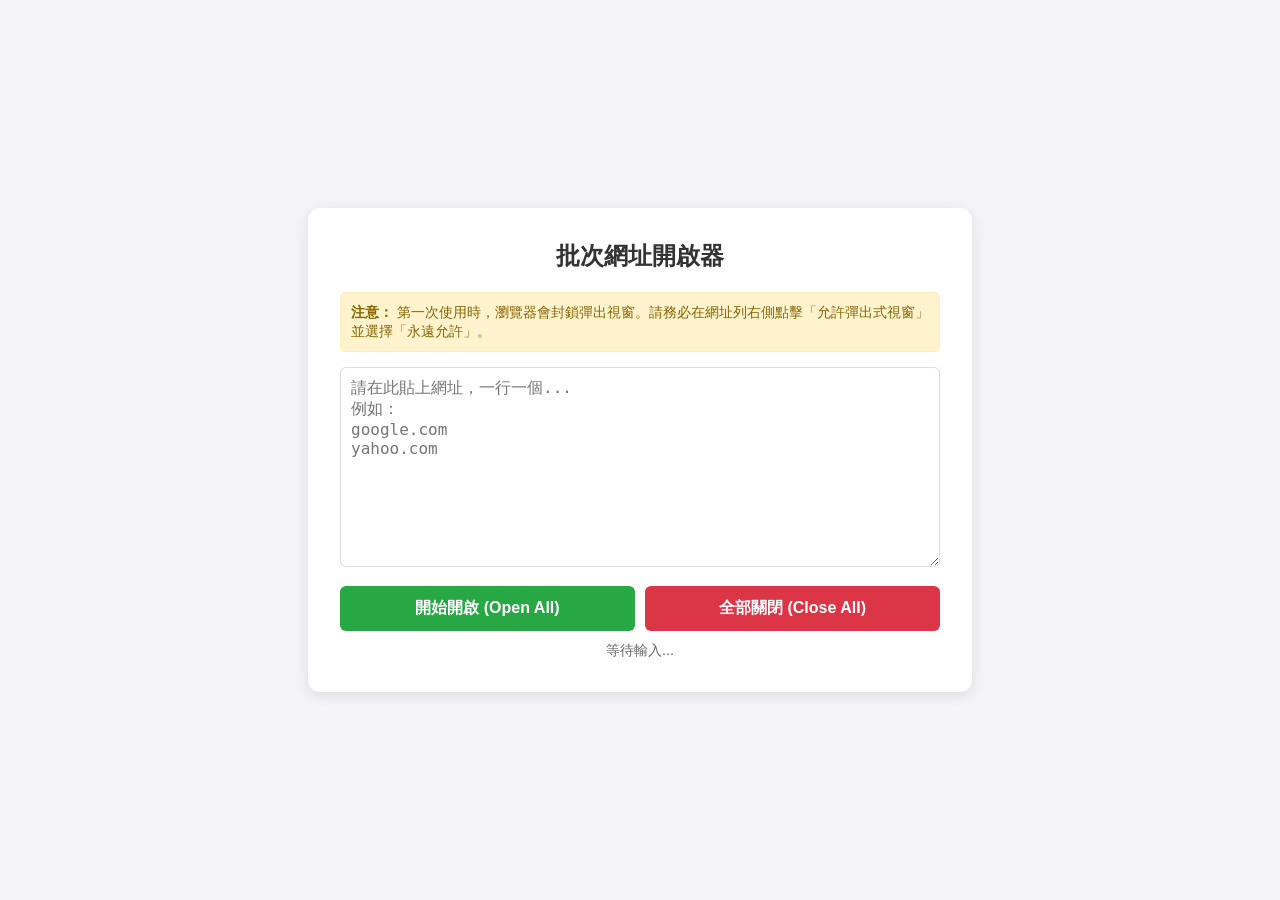
<file: index.html>
<!DOCTYPE html>
<html lang="zh-TW">
<head>
    <meta charset="UTF-8">
    <meta name="viewport" content="width=device-width, initial-scale=1.0">
    <title>批次網址開啟器</title>
    <style>
        body {
            font-family: 'Segoe UI', Tahoma, Geneva, Verdana, sans-serif;
            background-color: #f4f4f9;
            display: flex;
            justify-content: center;
            align-items: center;
            min-height: 100vh;
            margin: 0;
        }
        .container {
            background: white;
            padding: 2rem;
            border-radius: 12px;
            box-shadow: 0 4px 15px rgba(0,0,0,0.1);
            width: 90%;
            max-width: 600px;
        }
        h2 {
            margin-top: 0;
            color: #333;
            text-align: center;
        }
        .note {
            background-color: #fff3cd;
            color: #856404;
            padding: 10px;
            border-radius: 5px;
            font-size: 0.9rem;
            margin-bottom: 15px;
            border: 1px solid #ffeeba;
        }
        textarea {
            width: 100%;
            height: 200px;
            padding: 10px;
            border: 1px solid #ddd;
            border-radius: 6px;
            font-size: 1rem;
            resize: vertical;
            box-sizing: border-box; /* 確保 padding 不會撐開寬度 */
        }
        .controls {
            display: flex;
            gap: 10px;
            margin-top: 15px;
        }
        button {
            flex: 1;
            padding: 12px;
            border: none;
            border-radius: 6px;
            cursor: pointer;
            font-size: 1rem;
            font-weight: bold;
            transition: background 0.2s;
        }
        .btn-open {
            background-color: #28a745;
            color: white;
        }
        .btn-open:hover { background-color: #218838; }
        
        .btn-close {
            background-color: #dc3545;
            color: white;
        }
        .btn-close:hover { background-color: #c82333; }

        .status {
            margin-top: 10px;
            font-size: 0.9rem;
            color: #666;
            text-align: center;
        }
    </style>
</head>
<body>

<div class="container">
    <h2>批次網址開啟器</h2>
    
    <div class="note">
        <strong>注意：</strong> 第一次使用時，瀏覽器會封鎖彈出視窗。請務必在網址列右側點擊「允許彈出式視窗」並選擇「永遠允許」。
    </div>

    <textarea id="urlInput" placeholder="請在此貼上網址，一行一個...&#10;例如：&#10;google.com&#10;yahoo.com"></textarea>
    
    <div class="controls">
        <button class="btn-open" onclick="openAllUrls()">開始開啟 (Open All)</button>
        <button class="btn-close" onclick="closeAllUrls()">全部關閉 (Close All)</button>
    </div>
    <div class="status" id="statusMsg">等待輸入...</div>
</div>

<script>
    // 用來儲存已開啟視窗的陣列
    let openedWindows = [];

    function openAllUrls() {
        const input = document.getElementById('urlInput').value;
        const statusMsg = document.getElementById('statusMsg');
        
        // 將輸入內容依據換行符號分割，並過濾掉空白行
        const urls = input.split('\n').map(u => u.trim()).filter(u => u.length > 0);

        if (urls.length === 0) {
            alert("請先輸入網址！");
            return;
        }

        // 重置陣列（如果您希望保留上次開啟的紀錄，可以把這行拿掉，但建議重置以免混亂）
        openedWindows = []; 

        let count = 0;
        urls.forEach((url) => {
            // 檢查網址是否包含 http/https，沒有的話自動補上 https://
            let finalUrl = url;
            if (!/^https?:\/\//i.test(url)) {
                finalUrl = 'https://' + url;
            }

            // 開啟新視窗
            const newWin = window.open(finalUrl, '_blank');

            // 檢查是否成功開啟 (如果是 null 代表被攔截)
            if (newWin) {
                openedWindows.push(newWin);
                count++;
            } else {
                console.warn("無法開啟視窗，可能被攔截: " + finalUrl);
            }
        });

        if (count === 0) {
            statusMsg.textContent = "所有視窗都被瀏覽器封鎖了，請允許彈出視窗。";
            statusMsg.style.color = "red";
        } else {
            statusMsg.textContent = `已嘗試開啟 ${count} 個網站。`;
            statusMsg.style.color = "#28a745";
        }
    }

    function closeAllUrls() {
        const statusMsg = document.getElementById('statusMsg');
        let closedCount = 0;

        if (openedWindows.length === 0) {
            statusMsg.textContent = "目前沒有由程式開啟的視窗可供關閉。";
            statusMsg.style.color = "#666";
            return;
        }

        // 遍歷陣列並關閉視窗
        openedWindows.forEach(win => {
            // 檢查視窗物件是否存在且未被手動關閉
            if (win && !win.closed) {
                win.close();
                closedCount++;
            }
        });

        // 清空陣列
        openedWindows = [];
        
        statusMsg.textContent = `已關閉 ${closedCount} 個視窗。`;
        statusMsg.style.color = "#dc3545";
    }
</script>

</body>
</html>
</file>
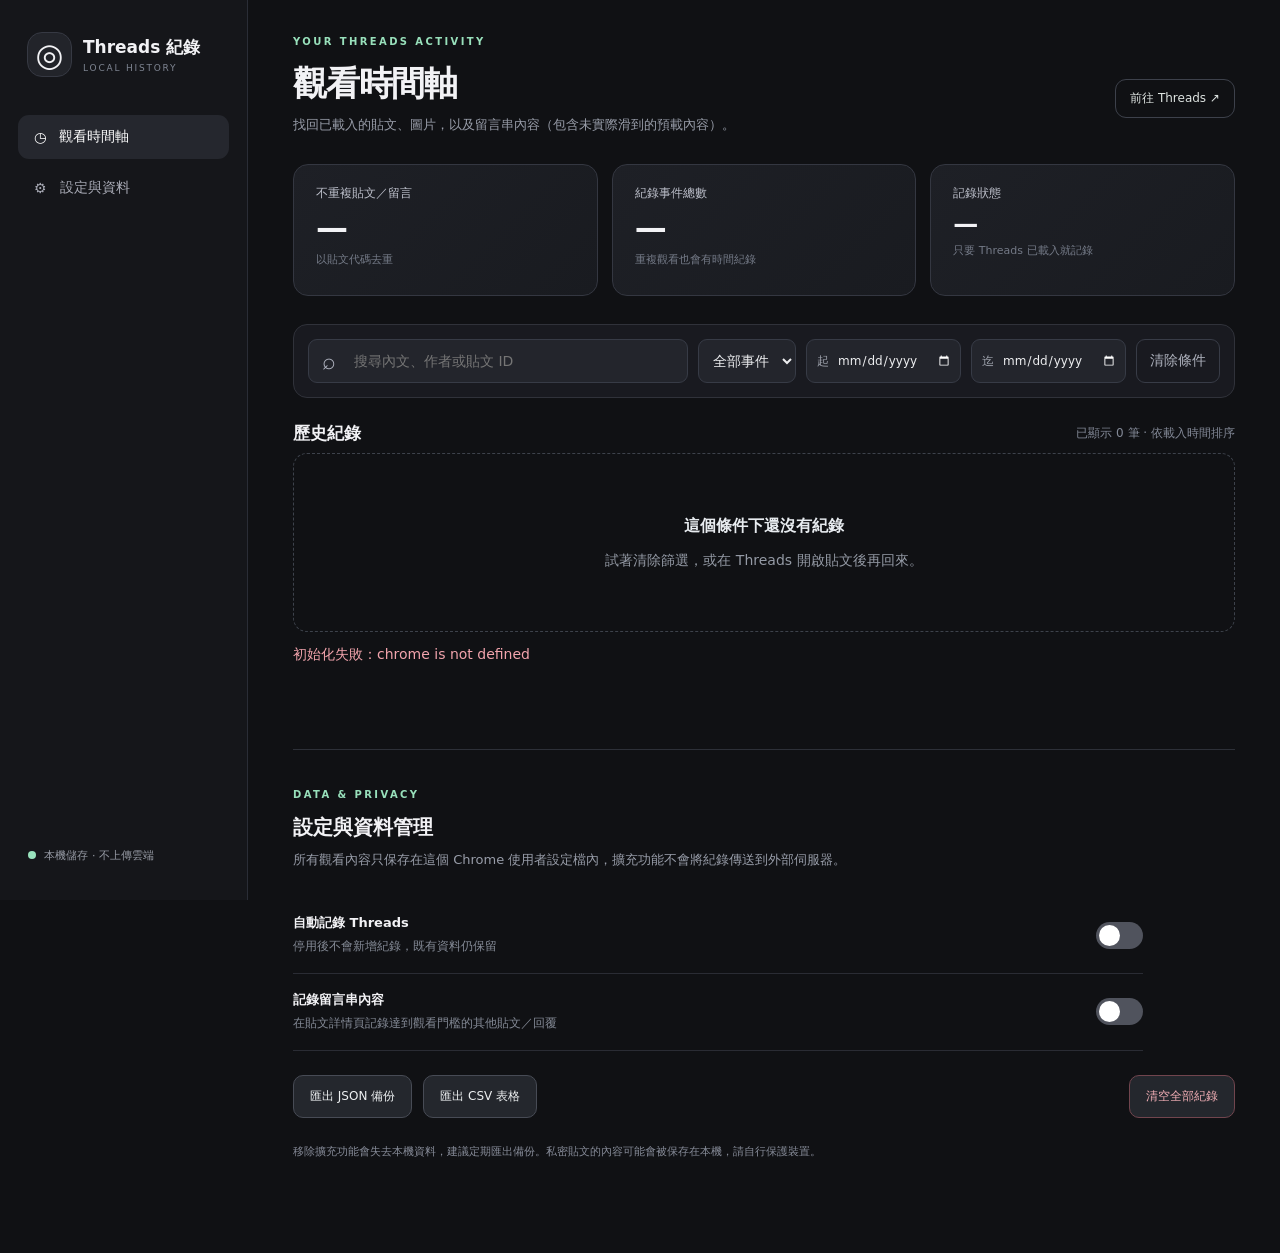
<file: threads-history-extension/dashboard.html>
<!doctype html>
<html lang="zh-Hant">
<head>
  <meta charset="utf-8">
  <meta name="viewport" content="width=device-width, initial-scale=1">
  <title>Threads 觀看紀錄 · 時間軸</title>
  <link rel="stylesheet" href="dashboard.css">
</head>
<body>
  <aside class="sidebar">
    <div class="logo"><span class="mark">◎</span><div><b>Threads 紀錄</b><small>LOCAL HISTORY</small></div></div>
    <nav><a href="#timeline" class="nav-current">◷ <span>觀看時間軸</span></a><a href="#settings">⚙ <span>設定與資料</span></a></nav>
    <div class="side-bottom"><span class="safe-point"></span> 本機儲存 · 不上傳雲端</div>
  </aside>
  <main>
    <section id="timeline" class="panel">
      <div class="eyebrow">YOUR THREADS ACTIVITY</div>
      <div class="heading-row"><div><h1>觀看時間軸</h1><p class="subline">找回已載入的貼文、圖片，以及留言串內容（包含未實際滑到的預載內容）。</p></div><a class="external" href="https://www.threads.com/" target="_blank" rel="noopener noreferrer">前往 Threads ↗</a></div>
      <div class="stat-grid">
        <div class="stat"><span>不重複貼文／留言</span><strong id="stat-posts">—</strong><small>以貼文代碼去重</small></div>
        <div class="stat"><span>紀錄事件總數</span><strong id="stat-events">—</strong><small>重複觀看也會有時間紀錄</small></div>
        <div class="stat"><span>記錄狀態</span><strong id="stat-status" class="state">—</strong><small>只要 Threads 已載入就記錄</small></div>
      </div>
      <div class="tools">
        <label class="search"><span>⌕</span><input type="search" id="search" placeholder="搜尋內文、作者或貼文 ID" autocomplete="off"></label>
        <select id="kind" aria-label="紀錄類型"><option value="">全部事件</option><option value="view">觀看貼文</option><option value="reply">看過留言</option><option value="open">打開貼文</option></select>
        <label class="date">起 <input id="date-from" type="date" aria-label="起始日期"></label>
        <label class="date">迄 <input id="date-to" type="date" aria-label="結束日期"></label>
        <button type="button" id="reset" class="ghost">清除條件</button>
      </div>
      <div class="list-header"><h2>歷史紀錄</h2><span id="result-hint">依觀看時間排序，最新在前</span></div>
      <div id="records" class="records" aria-live="polite"></div>
      <button id="more" class="more" type="button" hidden>載入更多紀錄 ↓</button>
      <p id="read-error" class="error" role="alert"></p>
    </section>
    <section class="panel settings" id="settings">
      <div class="eyebrow">DATA & PRIVACY</div>
      <h2>設定與資料管理</h2>
      <p class="subline">所有觀看內容只保存在這個 Chrome 使用者設定檔內，擴充功能不會將紀錄傳送到外部伺服器。</p>
      <div class="setting-line"><div><b>自動記錄 Threads</b><small>停用後不會新增紀錄，既有資料仍保留</small></div><label class="toggle"><input id="recording" type="checkbox"><span></span></label></div>
      <div class="setting-line"><div><b>記錄留言串內容</b><small>在貼文詳情頁記錄達到觀看門檻的其他貼文／回覆</small></div><label class="toggle"><input id="replies" type="checkbox"><span></span></label></div>
      
      
      <div class="export-actions"><button id="export-json" class="btn">匯出 JSON 備份</button><button id="export-csv" class="btn">匯出 CSV 表格</button><button id="delete-all" class="danger">清空全部紀錄</button></div>
      <p class="footnote">移除擴充功能會失去本機資料，建議定期匯出備份。私密貼文的內容可能會被保存在本機，請自行保護裝置。</p>
      <p id="settings-message" role="status"></p>
    </section>
  </main>
  <div id="detail-backdrop" class="backdrop" hidden>
    <div class="dialog" role="dialog" aria-modal="true" aria-labelledby="detail-title">
      <div class="dialog-heading"><h2 id="detail-title">貼文觀看紀錄</h2><button id="close-detail" aria-label="關閉">✕</button></div>
      <div id="detail-body"></div>
    </div>
  </div>
  <script src="db.js"></script>
  <script src="dashboard.js"></script>
</body>
</html>
</file>
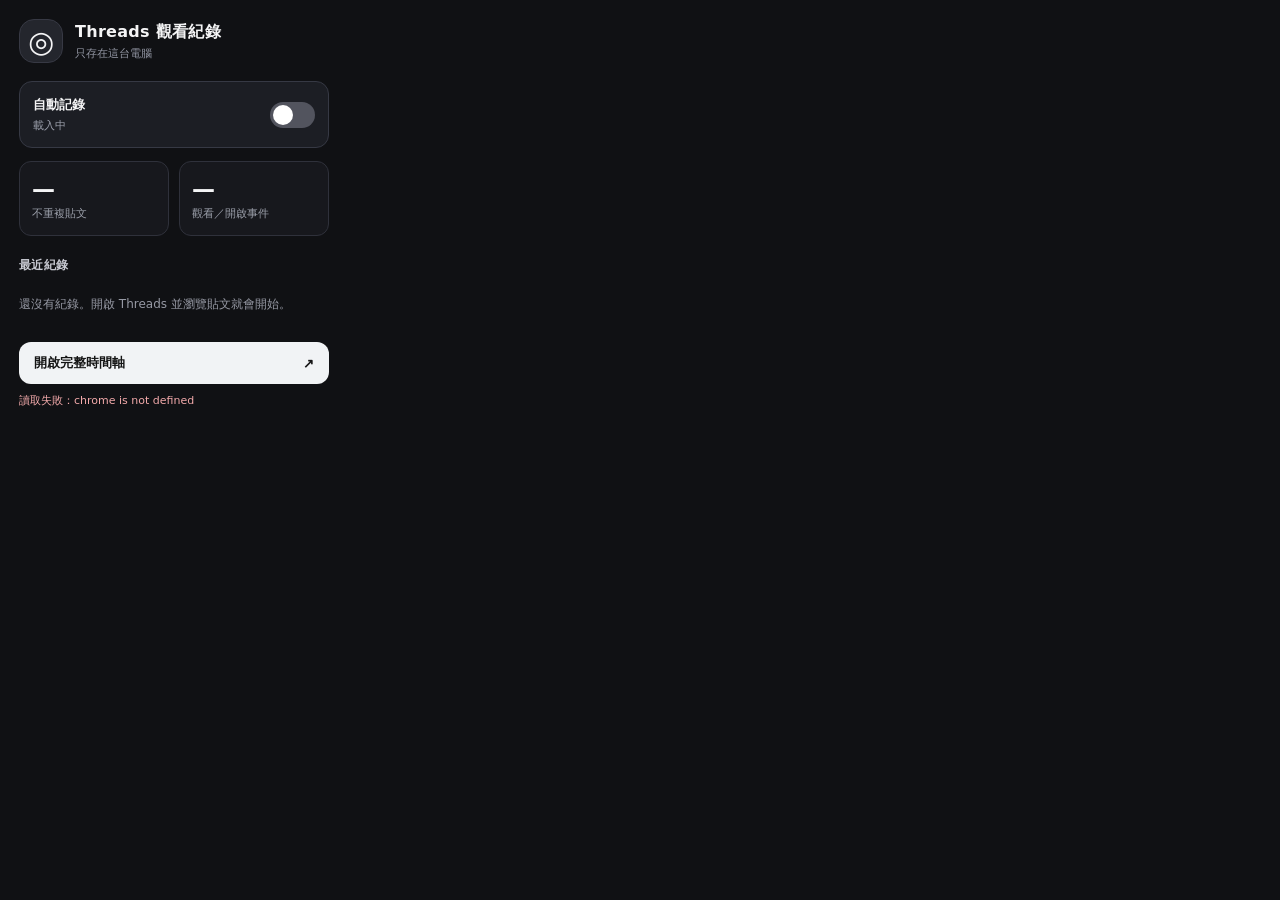
<file: threads-history-extension/popup.html>
<!doctype html>
<html lang="zh-Hant">
<head>
  <meta charset="utf-8">
  <meta name="viewport" content="width=device-width, initial-scale=1">
  <title>Threads 觀看紀錄</title>
  <link rel="stylesheet" href="popup.css">
</head>
<body>
  <main>
    <header class="heading">
      <span class="brand">◎</span>
      <div><h1>Threads 觀看紀錄</h1><p>只存在這台電腦</p></div>
    </header>
    <section class="toggle-row">
      <div><strong>自動記錄</strong><small id="status">載入中</small></div>
      <label class="switch" aria-label="啟用自動記錄"><input id="enabled" type="checkbox"><span></span></label>
    </section>
    <div class="stats">
      <div><b id="post-count">—</b><span>不重複貼文</span></div>
      <div><b id="event-count">—</b><span>觀看／開啟事件</span></div>
    </div>
    <div class="section-heading">最近紀錄</div>
    <div id="latest" class="latest"><p class="empty">還沒有紀錄。開啟 Threads 並瀏覽貼文就會開始。</p></div>
    <button id="dashboard" class="primary">開啟完整時間軸 <span>↗</span></button>
    <p id="error" role="status"></p>
  </main>
  <script src="db.js"></script>
  <script src="popup.js"></script>
</body>
</html>
</file>
<file: threads-history-extension/dashboard.css>
:root{color-scheme:dark;font-family:Inter,"Noto Sans TC","Microsoft JhengHei",system-ui,sans-serif}*{box-sizing:border-box}html{scroll-behavior:smooth}body{margin:0;background:#101114;color:#f2f2f5;font-size:14px}button,input,select{font:inherit}button{cursor:pointer}.sidebar{position:fixed;inset:0 auto 0 0;width:248px;background:#15161a;border-right:1px solid #2a2d36;padding:27px 18px;display:flex;flex-direction:column;z-index:3}.logo{display:flex;align-items:center;gap:11px;padding:5px 9px 38px}.mark{display:grid;place-items:center;border:1px solid #363943;border-radius:15px;background:#22242a;width:45px;height:45px;font-size:32px}.logo b{display:block;font-size:17px}.logo small{display:block;margin-top:4px;color:#7f8592;letter-spacing:1.8px;font-size:9px}.sidebar nav{display:grid;gap:7px}.sidebar nav a{padding:13px 16px;text-decoration:none;color:#a9abb6;display:flex;gap:13px;border-radius:11px;align-items:center}.sidebar nav a:hover,.sidebar nav .nav-current{background:#25272e;color:white}.side-bottom{margin-top:auto;padding:10px;color:#979ba5;font-size:11px}.safe-point{display:inline-block;width:8px;height:8px;background:#98e2bd;border-radius:50%;margin-right:5px}main{max-width:1410px;padding:36px 45px 80px;margin-left:248px}.panel{scroll-margin-top:32px}.eyebrow{font-size:10px;letter-spacing:2.4px;color:#98e0bb;font-weight:760;margin:0 0 14px}.heading-row{display:flex;align-items:center;justify-content:space-between;gap:20px}h1{font-size:34px;letter-spacing:-1.2px;margin:0 0 7px}h2{font-size:20px;margin:0}.subline{margin:0;color:#989da9;font-size:13px;line-height:1.7}.external{color:#dfe5e2;border:1px solid #3d414b;border-radius:11px;text-decoration:none;padding:10px 14px;font-size:12px;white-space:nowrap}.external:hover{border-color:#b7bfc3}.stat-grid{display:grid;grid-template-columns:repeat(3,minmax(0,1fr));gap:14px;margin:28px 0}.stat{background:linear-gradient(135deg,#1e2026,#191b20);border:1px solid #343741;border-radius:15px;padding:20px 22px;min-height:132px}.stat span{display:block;font-size:12px;color:#bdc0cb}.stat strong{display:block;font-size:32px;margin:7px 0 3px;letter-spacing:-1px}.stat strong.state{font-size:25px}.stat small{color:#747a87;font-size:11px}.tools{display:flex;flex-wrap:wrap;gap:10px;background:#191a20;border:1px solid #30323a;border-radius:14px;padding:14px;margin:22px 0 24px}.tools input,.tools select,.setting-line select{background:#23252c;border:1px solid #373b46;color:#edeef0;border-radius:9px;padding:10px 10px;min-height:42px;outline:0}.tools input:focus,.tools select:focus{border-color:#93dab8}.tools .search{display:flex;align-items:center;gap:8px;flex:1;min-width:225px;border-radius:9px;background:#23252c;padding-left:13px;border:1px solid #373b46;color:#b0b4c0}.search span{font-size:23px}.search input{flex:1;width:100%;border:0;background:transparent}.date{display:flex;gap:8px;align-items:center;border:1px solid #373b46;background:#23252c;padding-left:10px;border-radius:9px;color:#9ea2ac;font-size:12px}.date input{border:0;background:transparent;padding:8px 8px 8px 0;min-height:40px}.ghost{background:transparent;color:#aeb2bd;border:1px solid #383c47;border-radius:9px;padding:0 13px}.ghost:hover{background:#282b33}.list-header{display:flex;justify-content:space-between;align-items:center;margin:0 0 8px}.list-header h2{font-size:17px}.list-header span{font-size:12px;color:#838997}.day-heading{font-size:12px;color:#a5abb5;letter-spacing:.5px;margin:26px 0 11px;display:flex;align-items:center;gap:10px}.day-heading:after{content:"";height:1px;background:#282b33;flex:1}.record{display:flex;gap:17px;padding:20px 17px 18px 13px;background:#191a1f;border:1px solid #30323b;border-radius:14px;margin:0 0 10px;transition:border .2s}.record:hover{border-color:#51565f}.record-time{flex-shrink:0;text-align:right;width:64px;padding-top:3px;font-size:13px;color:#b6b9c3;font-weight:690}.record-time small{display:block;font-size:10px;font-weight:400;color:#797f8c;margin-top:6px}.record-line{width:4px;border-radius:6px;background:#8ed8b4;flex-shrink:0}.record-line.reply{background:#b39efb}.record-line.open{background:#e7ba7f}.record-body{flex:1;min-width:0}.record-top{display:flex;gap:8px;align-items:center;flex-wrap:wrap}.user{font-weight:740;font-size:13px}.pill{font-size:10px;border:1px solid #434751;padding:4px 8px;border-radius:20px;color:#bfc5c8}.pill.reply{border-color:#56497c;color:#c4b4ff}.pill.open{border-color:#765c3e;color:#f0c790}.record-excerpt{white-space:pre-wrap;overflow-wrap:anywhere;line-height:1.65;color:#d4d6de;font-size:13px;margin:10px 0 11px;display:-webkit-box;-webkit-line-clamp:4;-webkit-box-orient:vertical;overflow:hidden}.record-actions{display:flex;align-items:center;flex-wrap:wrap;gap:15px}.record-actions a,.record-actions button{color:#9de3c0;text-decoration:none;font-size:12px;background:transparent;border:none;padding:0}.record-actions .subtle{color:#999eab}.record-actions button:hover,.record-actions a:hover{text-decoration:underline}.empty-view{border:1px dashed #3d424b;border-radius:14px;padding:58px 20px;text-align:center;color:#949aa5;line-height:1.8}.empty-view strong{color:#e8ecf0;display:block;margin-bottom:7px;font-size:16px}.more{display:block;margin:20px auto;border:1px solid #424651;background:#252831;color:#e5e6e9;border-radius:10px;padding:12px 32px}.more[hidden]{display:none}.error{color:#f2a4ad}.settings{border-top:1px solid #2d3038;margin-top:85px;padding-top:39px}.settings h2{margin-bottom:8px}.settings>.subline{margin-bottom:26px}.setting-line{display:flex;justify-content:space-between;align-items:center;gap:24px;max-width:850px;padding:17px 0;border-bottom:1px solid #2a2c34}.setting-line b{font-size:13px}.setting-line small{display:block;margin-top:5px;color:#848a96;line-height:1.6}.toggle{position:relative;width:47px;height:27px;flex-shrink:0}.toggle input{position:absolute;inset:0;width:100%;height:100%;opacity:0;z-index:1;cursor:pointer}.toggle span{position:absolute;inset:0;background:#50535d;border-radius:30px}.toggle span:after{content:"";background:#fff;width:21px;height:21px;position:absolute;top:3px;left:3px;border-radius:50%;transition:transform .15s}.toggle input:checked+span{background:#8cdab2}.toggle input:checked+span:after{transform:translateX(20px)}.export-actions{display:flex;gap:11px;flex-wrap:wrap;margin:24px 0}.btn,.danger{background:#24272d;color:#eef1f2;border:1px solid #474b55;border-radius:10px;padding:12px 16px;font-size:12px}.btn:hover{background:#333840}.danger{border-color:#71454e;color:#f0adb4;margin-left:auto}.danger:hover{background:#432c34}.footnote{font-size:11px;color:#868b98;line-height:1.8;max-width:760px}#settings-message{font-size:12px;color:#95dab8}.backdrop{position:fixed;inset:0;background:rgba(0,0,0,.74);z-index:9;display:grid;place-items:center;padding:15px}.backdrop[hidden]{display:none}.dialog{width:min(560px,95vw);max-height:84vh;overflow:auto;padding:25px;border:1px solid #454851;background:#202127;border-radius:18px;box-shadow:0 20px 70px #0008}.dialog-heading{display:flex;justify-content:space-between;align-items:center;gap:20px;margin-bottom:16px}.dialog-heading h2{font-size:19px}.dialog-heading button{border:0;background:#383b43;color:white;border-radius:8px;width:32px;height:32px}.dialog-meta{font-size:12px;color:#aeb3bd}.dialog-text{white-space:pre-wrap;overflow-wrap:anywhere;line-height:1.7;color:#e4e5ea}.dialog-event{padding:13px 0;border-top:1px solid #383b43;font-size:12px;color:#c4c8d1}@media(max-width:980px){.sidebar{width:72px;padding:20px 12px}.logo{padding:5px 0 30px}.logo>div,.sidebar nav span,.side-bottom{display:none}.sidebar nav a{justify-content:center;padding:13px 0}main{margin-left:72px;padding:30px 24px}}@media(max-width:650px){.sidebar{display:none}main{margin-left:0;padding:25px 15px}.stat-grid{grid-template-columns:1fr;gap:9px}.stat{min-height:100px}.heading-row{align-items:flex-start}.external{display:none}.record{gap:10px;padding:15px 10px}.record-time{width:51px}.tools{padding:10px}.tools .search{min-width:100%}.setting-line{align-items:flex-start}.danger{margin-left:0}}
</file>
<file: threads-history-extension/popup.css>
:root{color-scheme:dark;font-family:Inter,"Noto Sans TC","Microsoft JhengHei",system-ui,sans-serif}
*{box-sizing:border-box}body{margin:0;width:348px;background:#101114;color:#f4f4f5}main{padding:19px}.heading{display:flex;gap:12px;align-items:center;margin-bottom:18px}.brand{display:grid;place-items:center;width:44px;height:44px;background:#24262d;border:1px solid #373944;border-radius:15px;font-size:30px}.heading h1{font-size:16px;margin:0 0 3px;font-weight:760;letter-spacing:.3px}.heading p{font-size:11px;color:#9397a4;margin:0}.toggle-row{display:flex;justify-content:space-between;align-items:center;padding:14px 13px;border:1px solid #363944;border-radius:13px;background:#1c1e24}.toggle-row strong{display:block;font-size:13px;margin-bottom:4px}.toggle-row small{display:block;font-size:11px;color:#9ca0ac}.switch{position:relative;display:inline-block;width:45px;height:26px}.switch input{opacity:0;position:absolute;width:100%;height:100%;cursor:pointer;z-index:1}.switch span{position:absolute;inset:0;border-radius:30px;background:#52545e;transition:background .2s}.switch span:before{content:"";position:absolute;width:20px;height:20px;left:3px;top:3px;background:white;border-radius:50%;transition:transform .2s}.switch input:checked+span{background:#91e3bd}.switch input:checked+span:before{transform:translateX(19px)}.stats{display:grid;grid-template-columns:1fr 1fr;gap:10px;margin:13px 0 21px}.stats>div{border:1px solid #2f313b;padding:14px 12px;border-radius:12px;background:#17181d}.stats b{display:block;font-size:23px;letter-spacing:-.5px}.stats span{font-size:11px;color:#9ca0ab}.section-heading{color:#c7c9d1;font-size:12px;font-weight:700;letter-spacing:.4px;margin-bottom:8px}.latest{max-height:256px;overflow-y:auto;margin-bottom:16px}.item{display:flex;gap:8px;padding:11px 0;border-bottom:1px solid #282a31;text-decoration:none;color:inherit}.item:last-child{border-bottom:0}.item .dot{width:7px;height:7px;border-radius:100%;background:#92dec0;margin:7px 2px 0 2px;flex-shrink:0}.item .dot.reply{background:#b7a0ff}.item .dot.open{background:#f1c585}.item .content{min-width:0;flex:1}.item strong{font-size:12px;font-weight:680}.item p{white-space:nowrap;text-overflow:ellipsis;overflow:hidden;margin:3px 0;color:#bdc0c7;font-size:12px}.item time{display:block;color:#888d98;font-size:10px;margin-top:3px}.empty{font-size:12px;line-height:1.7;color:#9699a4}.primary{width:100%;display:flex;justify-content:space-between;align-items:center;background:#f1f3f5;color:#151515;border:0;border-radius:12px;padding:12px 15px;font-weight:750;font-size:13px;cursor:pointer}.primary:hover{background:#dbe1e5}#error{font-size:11px;color:#f3aaab;margin:9px 0 0;min-height:10px}
</file>
